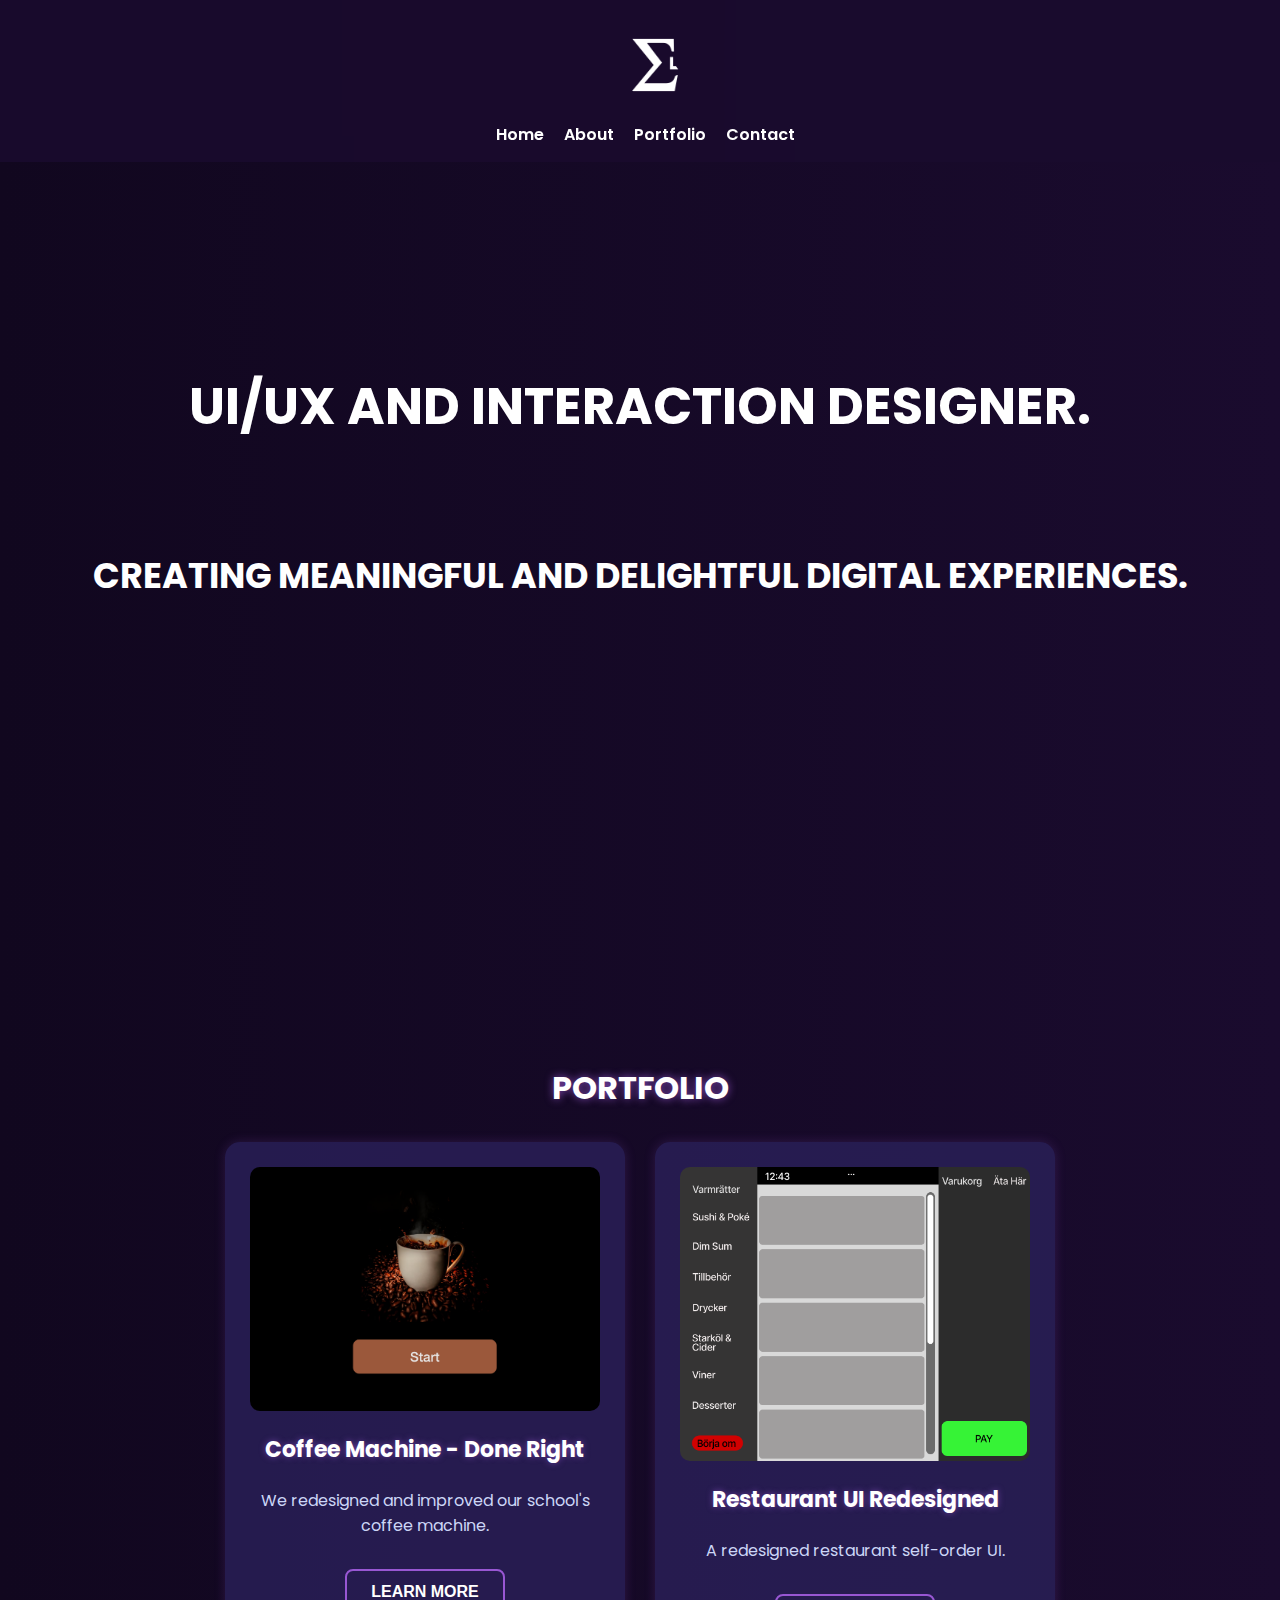
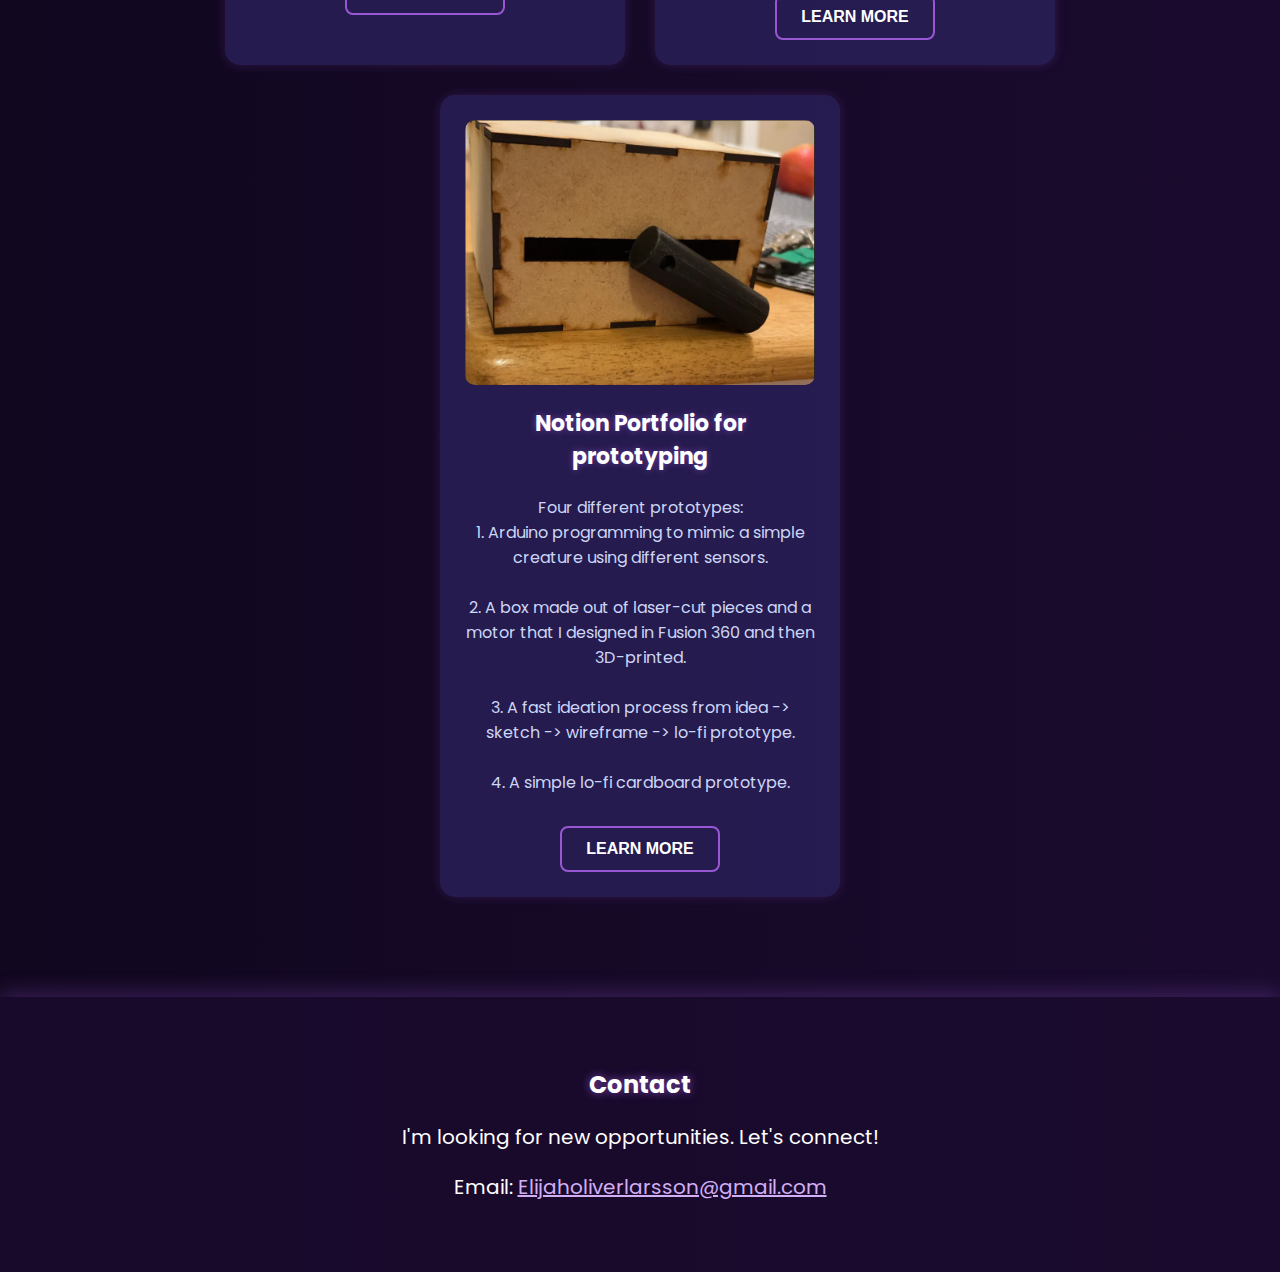
<file: index.html>
<!DOCTYPE html>
<html lang="en">

<head>
    <meta charset="UTF-8">
    <meta name="viewport" content="width=device-width, initial-scale=1.0">
    <title>Portfolio</title>
    <link rel="stylesheet" href="styles.css">
    <link href="https://fonts.googleapis.com/css2?family=Poppins:wght@300;400;600&display=swap" rel="stylesheet">
</head>

<body>

    <header class="header">
        <div class="logo">
            <img src="loggos.png" alt="Logo" height="100px" width="100px">
        </div>
        <nav class="nav">
            <ul>
                <li><a href="#home">Home</a></li>
                <li><a href="#about">About</a></li>
                <li><a href="#portfolio">Portfolio</a></li>
                <li><a href="#contact">Contact</a></li>
            </ul>
        </nav>

    </header>

    <section id="home" class="intro">
        <h1 class="wave-text">UI/UX and Interaction Designer.</h1>

        <script>
            document.addEventListener("DOMContentLoaded", function () {
                const text = document.querySelector(".wave-text");
                text.innerHTML = text.textContent
                    .split("")
                    .map((char, i) => `<span style="--i:${i}">${char === ' ' ? '&nbsp;' : char}</span>`)
                    .join("");
            });
        </script>


        <p>Creating meaningful and delightful digital experiences.</p>
    </section>

    <section id="about" class="about">
        <h2>About Me</h2>
        <p>I'm an Interaction Design student looking for internships to get real-life experiences. I love working with
            GUI, User Experience, Webdesign and User Research.
        </p>
    </section>

    <section id="portfolio" class="portfolio">
        <h2>Portfolio</h2>
        <div class="portfolio-grid">
            <div class="project">
                <img src="cof.png" alt="Project 1">
                <h3>Coffee Machine - Done Right</h3>
                <p>We redesigned and improved our school's coffee machine.</p>
                <a href="case1.html">
                    <button class="button">Learn More</button>
                </a>
            </div>
            <div class="project">
                <img src="yas.png" alt="Project 2">
                <h3>Restaurant UI Redesigned</h3>
                <p>A redesigned restaurant self-order UI.</p>
                <a href="case2.html">
                    <button class="button">Learn More</button>
                </a>
            </div>

         <div class="project">
                <img src="proto.png" alt="Project Portfolio Notion">
                <h3>Notion Portfolio for prototyping</h3>
                <p>Four different prototypes:
                    <br>1. Arduino programming to mimic a simple creature using different sensors.<br>
                    <br>2. A box made out of laser-cut pieces and a motor that I designed in Fusion 360 and then
                    3D-printed.<br>
                    <br>3. A fast ideation process from idea -> sketch -> wireframe -> lo-fi prototype.<br>
                    <br>4. A simple lo-fi cardboard prototype.<br>

                </p>
                <a href="https://swift-wilderness-b97.notion.site/MAP-IxD-Elijah-13d3fa8d596d80ee93a4dbe6de561295"
                    target="_blank">
                    <button class="button">Learn More</button> </a>
        </div>
    </section>

    <footer id="contact" class="contact">
        <h2>Contact</h2>
        <p>I'm looking for new opportunities. Let's connect!</p>
        <p>Email: <a href="mailto:Elijaholiverlarsson@gmail.com" class="contact-email">Elijaholiverlarsson@gmail.com</a>
        </p>
    </footer>

    <script>
        document.addEventListener("DOMContentLoaded", function () {
            let lastScrollY = window.scrollY;
            const header = document.querySelector(".header");

            window.addEventListener("scroll", () => {
                if (window.scrollY > lastScrollY) {
                    header.classList.add("scrolled");
                } else if (window.scrollY === 0) {
                    header.classList.remove("scrolled");
                }
                lastScrollY = window.scrollY;
            });
        });
    </script>

</body>

</html>
</file>
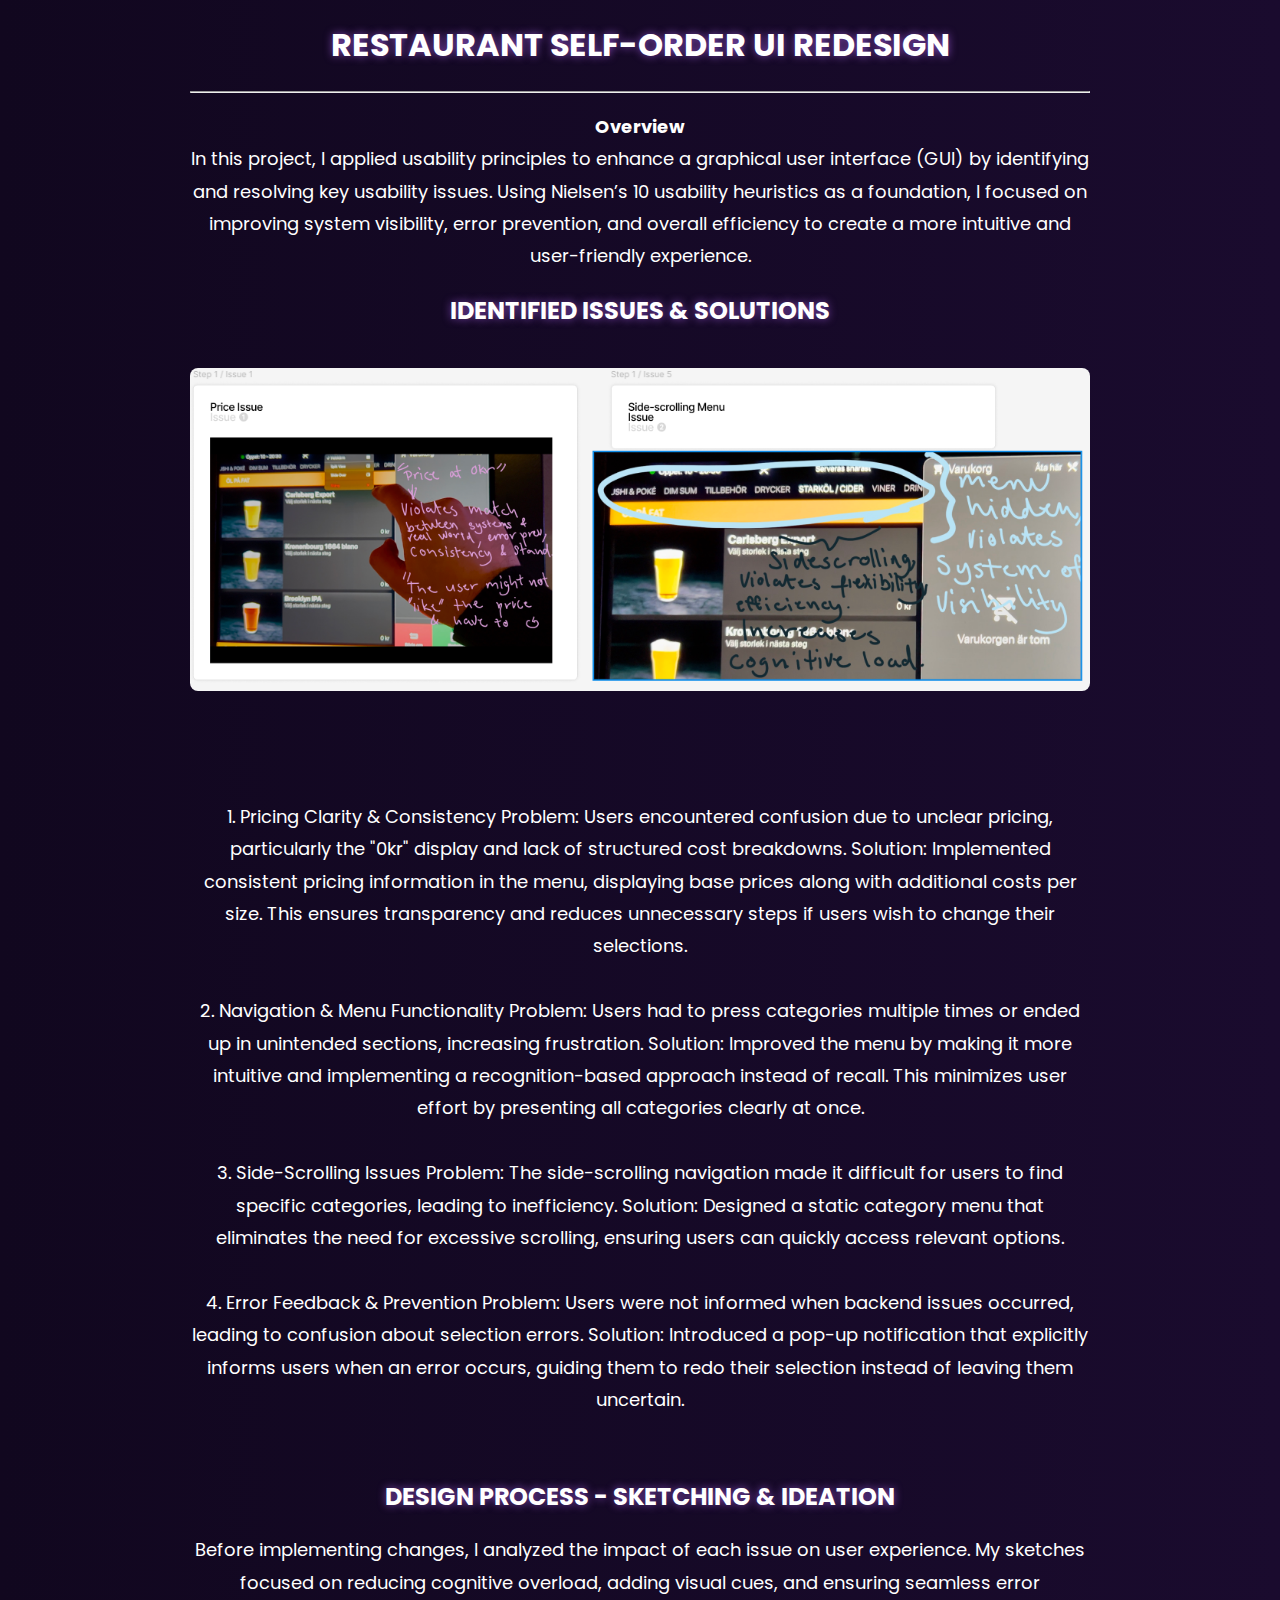
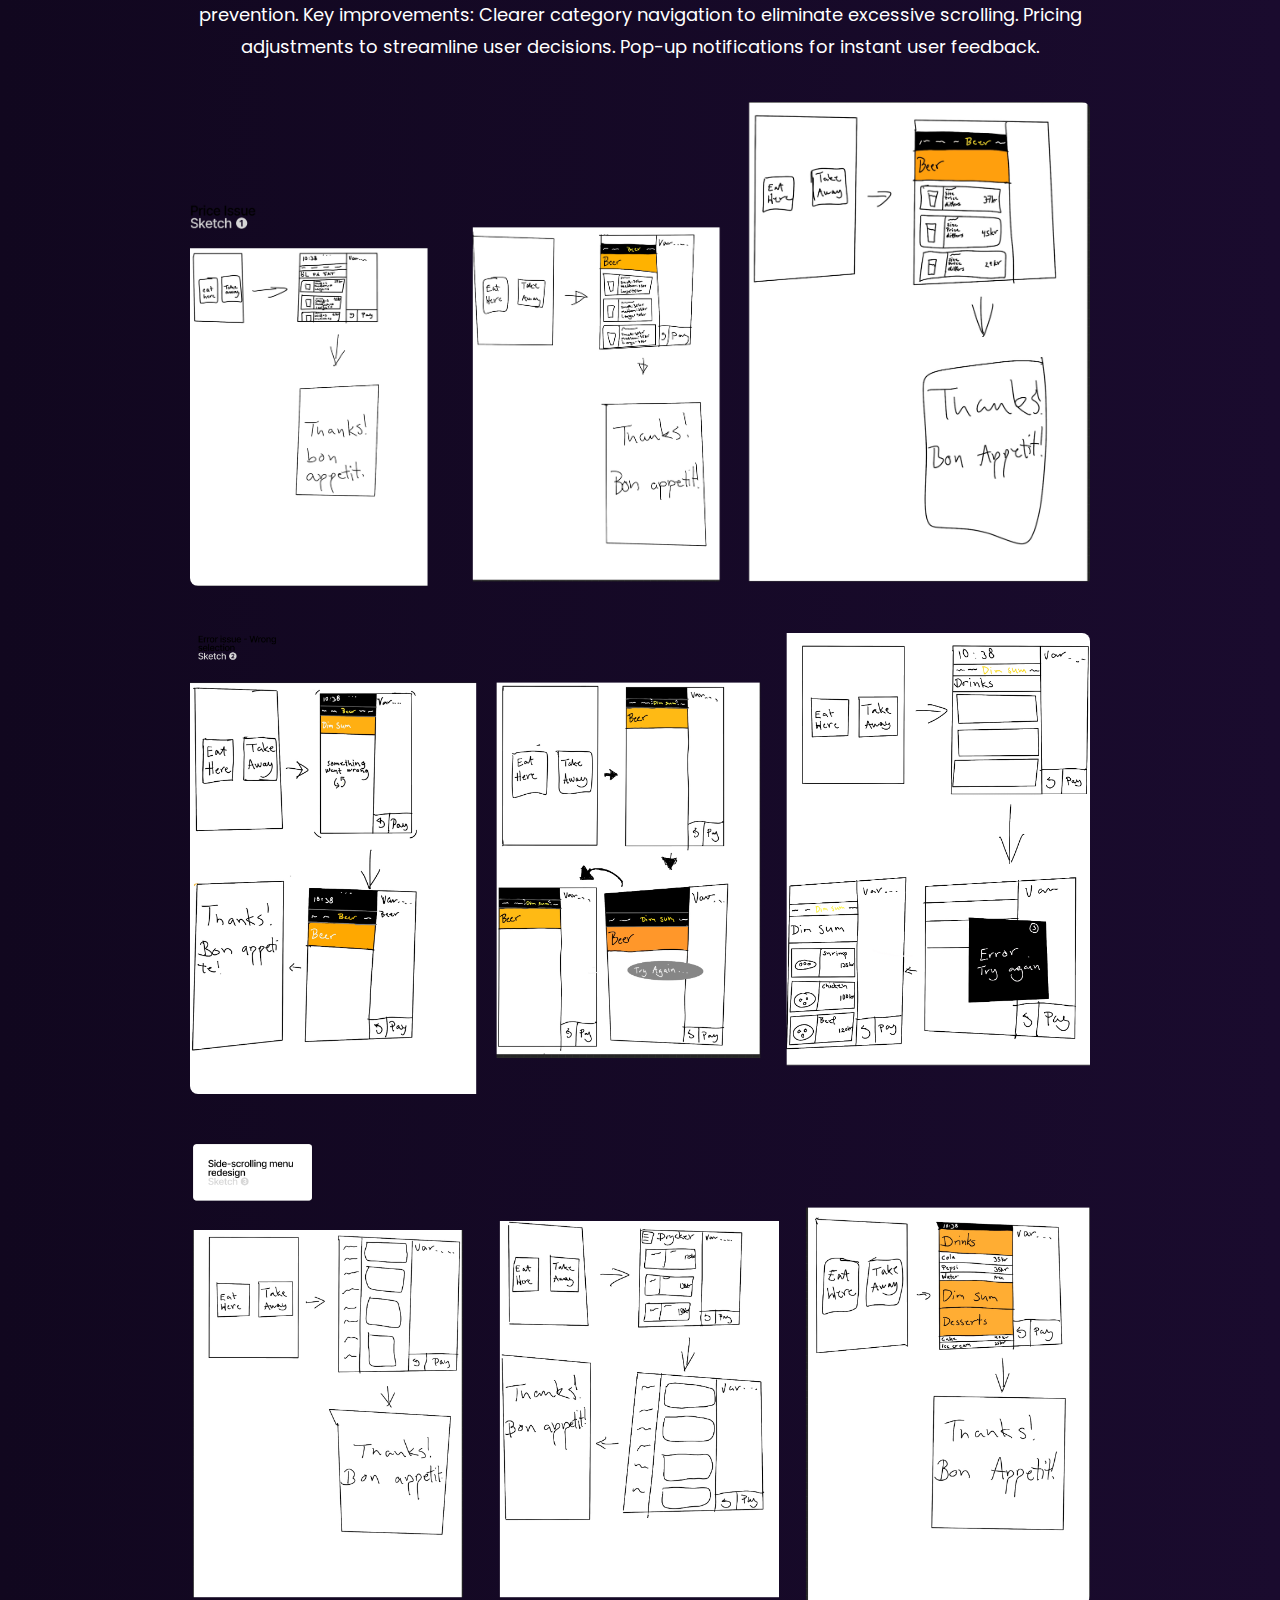
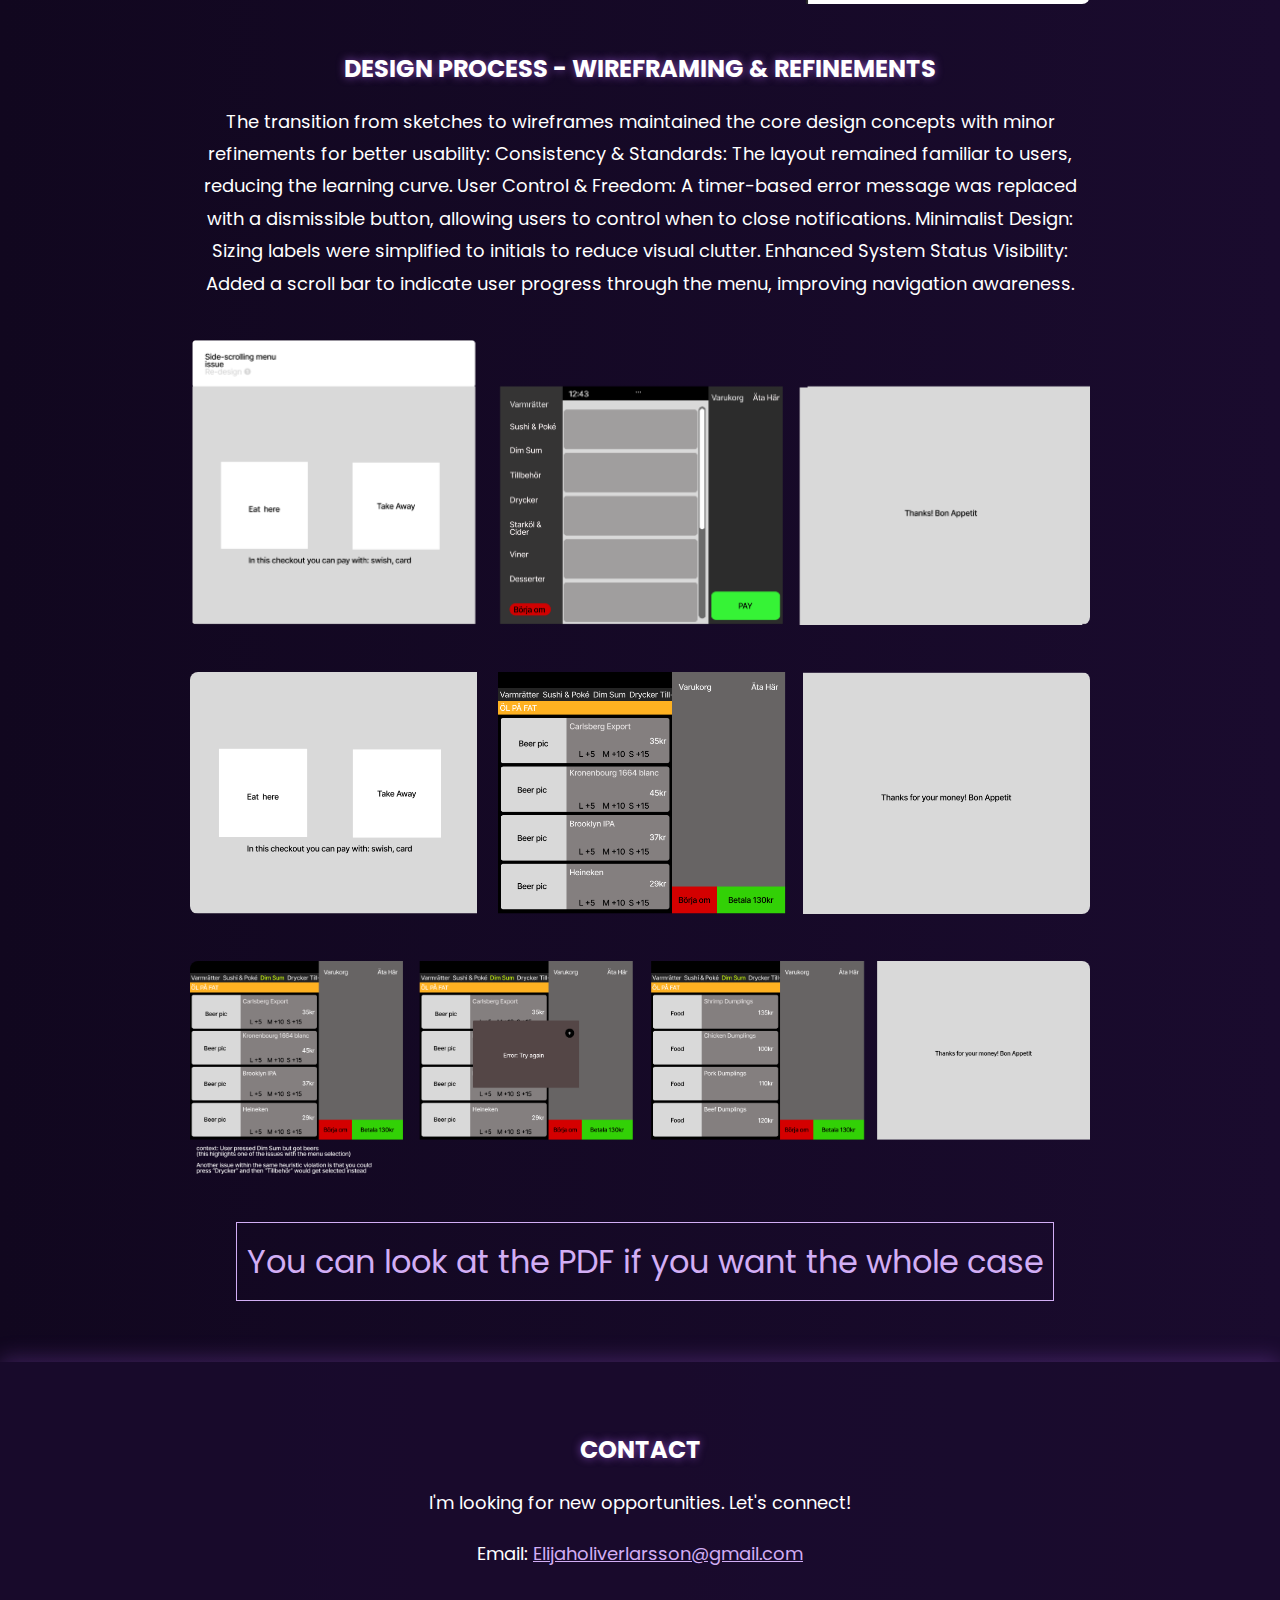
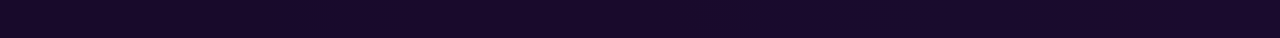
<file: case2.html>
<!DOCTYPE html>
<html lang="en">

<head>
    <meta charset="UTF-8">
    <meta name="viewport" content="width=device-width, initial-scale=1.0">
    <title>Case Study: Restaurant Self-order Redesign</title>
    <link rel="stylesheet" href="Casestylescase2.css">
    <link href="https://fonts.googleapis.com/css2?family=Poppins:wght@300;400;600&display=swap" rel="stylesheet">
</head>

<body>

    <header class="header">
          <a href="index.html">
            <div class="logo">
                <img src="loggos.png" alt="Logo" height="100px" width="100px">
            </div>
        </a>
        <nav class="nav">
            <ul>
                <li><a href="index.html">Home</a></li>
            </ul>
        </nav>
    </header>

    <main class="container">
        <section class="intro">
            <h1>Restaurant Self-order UI Redesign</h1>
            <hr>
            <p><b>Overview</b><br>
                In this project, I applied usability principles to enhance a graphical user interface (GUI) by
                identifying and resolving key usability issues. Using Nielsen’s 10 usability heuristics as a foundation,
                I focused on improving system visibility, error prevention, and overall efficiency to create a more
                intuitive and user-friendly experience.
            </p>

        </section>

        <section class="sketches">
            <h2>Identified Issues & Solutions</h2>
            <img src="okel.png" alt="Whole redesign" onclick="openLightbox(this)">
            <p>
                <br><br>
                1. Pricing Clarity & Consistency

                Problem: Users encountered confusion due to unclear pricing, particularly the "0kr" display and lack of
                structured cost breakdowns.

                Solution: Implemented consistent pricing information in the menu, displaying base prices along with
                additional costs per size. This ensures transparency and reduces unnecessary steps if users wish to
                change their selections.
                <br><br>

                2. Navigation & Menu Functionality

                Problem: Users had to press categories multiple times or ended up in unintended sections, increasing
                frustration.

                Solution: Improved the menu by making it more intuitive and implementing a recognition-based approach
                instead of recall. This minimizes user effort by presenting all categories clearly at once.
                <br><br>
                3. Side-Scrolling Issues

                Problem: The side-scrolling navigation made it difficult for users to find specific categories, leading
                to inefficiency.

                Solution: Designed a static category menu that eliminates the need for excessive scrolling, ensuring
                users can quickly access relevant options.
                <br><br>
                4. Error Feedback & Prevention

                Problem: Users were not informed when backend issues occurred, leading to confusion about selection
                errors.

                Solution: Introduced a pop-up notification that explicitly informs users when an error occurs, guiding
                them to redo their selection instead of leaving them uncertain.
            </p>
            <br>

        </section>

        <section class="interaction-principles">
            <h2>Design Process - Sketching & Ideation</h2>
            <p>
                Before implementing changes, I analyzed the impact of each issue on user experience. My sketches focused
                on reducing cognitive overload, adding visual cues, and ensuring seamless error prevention.

                Key improvements:

                Clearer category navigation to eliminate excessive scrolling.

                Pricing adjustments to streamline user decisions.

                Pop-up notifications for instant user feedback.
            </p>
        </section>

        <img src="restaurantsketch.png" alt="Sketch Details" onclick="openLightbox(this)">
        <img src="restaurantsketch2.png" alt="Sketch Details" onclick="openLightbox(this)">
        <img src="restaurantsketch3.png" alt="Sketch Details" onclick="openLightbox(this)">
        <section class="interaction-principles">
            <p>
            <section class="interaction-principles">
                <h2>Design Process - Wireframing & Refinements</h2>
                <p>


                    The transition from sketches to wireframes maintained the core design concepts with minor
                    refinements for better usability:

                    Consistency & Standards: The layout remained familiar to users, reducing the learning curve.

                    User Control & Freedom: A timer-based error message was replaced with a dismissible button, allowing
                    users to control when to close notifications.

                    Minimalist Design: Sizing labels were simplified to initials to reduce visual clutter.

                    Enhanced System Status Visibility: Added a scroll bar to indicate user progress through the menu,
                    improving navigation awareness.
                </p>
                <img src="scrolling.png" alt="Sketch Details" onclick="openLightbox(this)">
                <img src="redesign.png" alt="Sketch Details" onclick="openLightbox(this)">
                <img src="redesign2.png" alt="Sketch Details" onclick="openLightbox(this)">

                <a href="case2.pdf" target="_blank">
                    <p class="pdf"> You can look at the PDF if you want the whole case</p>
                </a>

    </main>
                
    <footer class="contact">
        <h2>Contact</h2>
        <p>I'm looking for new opportunities. Let's connect!</p>
        <p>Email: <a href="mailto:Elijaholiverlarsson@gmail.com" class="contact-email">Elijaholiverlarsson@gmail.com</a>
        </p>
    </footer>

    <div id="lightbox" class="lightbox" onclick="closeLightbox()">
        <span class="close">&times;</span>
        <img id="lightbox-img">
    </div>

    <script>
  
        function openLightbox(imgElement) {
            const lightbox = document.getElementById("lightbox");
            const lightboxImg = document.getElementById("lightbox-img");

            lightbox.style.display = "flex";
            lightboxImg.src = imgElement.src;
        }

        function closeLightbox() {
            document.getElementById("lightbox").style.display = "none";
        }

      
        document.addEventListener("DOMContentLoaded", function () {
            const header = document.querySelector(".header");
            let scrolling;

            window.addEventListener("scroll", () => {
                clearTimeout(scrolling);

                if (window.scrollY > 50) {
                    header.classList.add("scrolled");
                }

                scrolling = setTimeout(() => {
                    header.classList.remove("scrolled");
                }, 1500);
            });
        });
    </script>

</body>

</html>
</file>
<file: styles.css>
body {
    font-family: 'Poppins', sans-serif;
    margin: 0;
    padding: 0;
    background: linear-gradient(to right, #11071F, #1A0B2E);
    color: #FFFFFF;
}

.header {
    position: fixed;
    width: 100%;
    top: -80px;
    transition: top 0.5s ease-in-out, opacity 0.5s;
    background: rgba(26, 11, 46, 0.9);
    padding: 15px;
    text-align: center;
    z-index: 1000;
    backdrop-filter: blur(10px);
    opacity: 0;
}

.header:hover {
    top: 0;
    opacity: 1;
}

.header.scrolled {
    top: 0;
    opacity: 1;
}

.nav ul {
    list-style: none;
    padding: 0;
    margin: 0;
    display: inline-flex;
    text-align: center;
}

.nav li {
    margin-right: 20px;
}

.nav a {
    text-decoration: none;
    color: #ffffff;
    font-weight: 600;
    transition: color 0.3s ease;
}

.nav a:hover {
    color: #6726a3;
}

body {
    padding-top: 100px;
}




.intro {
    text-align: center;
    margin: 120px 0 50px;
    margin-top: 200px;
    font-size: 35px;
    font-weight: 700;
    text-transform: uppercase;
    animation: fadeIn 1.2s ease-in-out;
}


.about {
    text-align: center;
    padding: 50px;
    font-size: 22px;
    max-width: 800px;
    margin: auto;
    opacity: 0;
    transform: translateY(20px);
    animation: fadeInUp 1s ease-in-out forwards;
}


.portfolio {
    padding: 60px 40px;
    text-align: center;
}

.portfolio h2 {
    font-size: 32px;
    text-transform: uppercase;
    text-shadow: 0px 0px 8px rgba(152, 87, 211, 0.8);
}

.portfolio-grid {
    display: flex;
    flex-wrap: wrap;
    justify-content: center;
    gap: 30px;
    margin-top: 30px;
}

.project {
    background: rgba(43, 33, 90, 0.8);
    padding: 25px;
    border-radius: 15px;
    max-width: 350px;
    text-align: center;
    transition: transform 0.3s ease-in-out, box-shadow 0.3s ease-in-out;
    box-shadow: 0px 0px 12px rgba(152, 87, 211, 0.2);
}

.project:hover {
    transform: translateY(-10px);
    box-shadow: 0px 0px 20px rgba(152, 87, 211, 0.8);
}

.project img {
    width: 100%;
    border-radius: 10px;
}

.project h3 {
    margin-top: 15px;
    font-size: 22px;
    text-shadow: 0px 0px 6px rgba(152, 87, 211, 0.6);
}

.project p {
    font-size: 16px;
    color: #CCD6F6;
}


button {
    background-color: transparent;
    color: white;
    border: 2px solid #9857D3;
    padding: 12px 24px;
    border-radius: 8px;
    cursor: pointer;
    font-size: 16px;
    margin-top: 15px;
    transition: all 0.3s ease-in-out;
    font-weight: 600;
    text-transform: uppercase;
}

button:hover {
    background-color: #6726a3;
    color: black;
    box-shadow: 0px 0px 15px rgba(152, 87, 211, 0.8);
}


.contact {
    text-align: center;
    padding: 50px;
    background: rgba(26, 11, 46, 0.8);
    margin-top: 40px;
    box-shadow: 0px -4px 20px rgba(152, 87, 211, 0.3);
}

.contact h2 {
    text-shadow: 0px 0px 8px rgba(152, 87, 211, 0.8);
}

.contact p {
    font-size: 20px;
}

.contact-email {
    color: rgb(210, 174, 245);
}


@media (max-width: 768px) {
    .nav {
        flex-direction: column;
        gap: 12px;
    }

    .portfolio-grid {
        flex-direction: column;
    }

    .project {
        max-width: 90%;
    }

    .intro {
        font-size: 28px;
    }
}

@keyframes fadeIn {
    from {
        opacity: 0;
        transform: translateY(-20px);
    }

    to {
        opacity: 1;
        transform: translateY(0);
    }
}

@keyframes fadeInUp {
    from {
        opacity: 0;
        transform: translateY(20px);
    }

    to {
        opacity: 1;
        transform: translateY(0);
    }
}

.wave-text {
    display: inline-block;
    white-space: nowrap;
    overflow: hidden;
    /* Hide overflow content */
    width: 100%;
}

.wave-text span {
    display: inline-block;
    font-size: 4vw;
    animation: wave 1.5s ease-in-out infinite;
    animation-delay: calc(0.1s * var(--i));
}

@keyframes wave {

    0%,
    100% {
        transform: translateY(0);
    }

    50% {
        transform: translateY(-20px);
    }
}

@media (max-width: 768px) {
    .wave-text span {
        font-size: 21px;


    }
}
</file>
<file: Casestylescase2.css>
:root {
    --primary-color: #9857D3;
    --background-color: linear-gradient(to right, #11071F, #1A0B2E);
}

body {
    font-family: 'Poppins', sans-serif;
    margin: 0;
    padding: 0;
    background: linear-gradient(to right, #11071F, #1A0B2E);
    color: #FFFFFF;
    scroll-behavior: smooth;
}

.header {
    position: fixed;
    width: 100%;
    top: -80px;
    transition: top 0.5s ease-in-out, opacity 0.5s;
    background: rgba(26, 11, 46, 0.3);
    padding: 15px 0;
    text-align: center;
    z-index: 1000;
    backdrop-filter: blur(15px);
    opacity: 0;
    border-bottom: 1px solid rgba(255, 255, 255, 0.2);
    box-shadow: 0px 4px 10px rgba(0, 0, 0, 0.2);
}

.scrolled {
    top: 0 !important;
    opacity: 1 !important;
}

.lightbox {
    display: none;
    position: fixed;
    top: 0;
    left: 0;
    width: 100%;
    height: 100%;
    background: rgba(0, 0, 0, 0.8);
    backdrop-filter: blur(5px);
    justify-content: center;
    align-items: center;
    z-index: 2000;
}

.nav {
    display: flex;
    justify-content: center;
    align-items: center;
    gap: 40px;
    padding: 0;
    margin: 0;
}

.nav ul {
    list-style: none;
    padding: 0;
    margin: 0;
    display: flex;
    gap: 20px;
}

.nav a {
    color: white;
    text-decoration: none;
    font-weight: 600;
    font-size: 18px;
    text-transform: uppercase;
    letter-spacing: 1px;
    padding: 10px 15px;
    transition: all 0.3s ease-in-out;
    position: relative;
}

.nav a::after {
    content: "";
    position: absolute;
    width: 0;
    height: 2px;
    bottom: 0;
    left: 50%;
    background: #9857D3;
    transition: width 0.3s ease-in-out, left 0.3s ease-in-out;
    color: #9857D3;
    font-weight: 700;
    text-shadow: 0px 0px 10px rgba(152, 87, 211, 0.6);
}

.nav a:hover::after {
    width: 100%;
    left: 0;
}

.nav a:hover {
    color: #9857D3;
    transform: translateY(-2px);
}

.nav a:focus {
    outline: 2px solid var(--primary-color);
    outline-offset: 3px;
}

.button {
    background-color: transparent;
    color: white;
    border: 2px solid var(--primary-color);
    padding: 12px 20px;
    border-radius: 8px;
    cursor: pointer;
    font-size: 16px;
    font-weight: 600;
    text-transform: uppercase;
    transition: all 0.3s ease-in-out;
    display: inline-block;
    text-align: center;
}

.button:hover {
    background-color: var(--primary-color);
    box-shadow: 0px 0px 15px rgba(152, 87, 211, 0.8);
}

button:focus {
    outline: 3px solid var(--primary-color);
    outline-offset: 3px;
}

.nav li {
    list-style: none;
}

@media (max-width: 768px) {
    .nav {
        flex-direction: column;
        gap: 15px;
        padding: 10px;
    }

    .nav a {
        font-size: 16px;
    }
}

.container {
    max-width: 900px;
    margin: auto;
    text-align: center;
}

h1,
h2 {
    text-transform: uppercase;
    text-shadow: 0px 0px 8px rgba(152, 87, 211, 0.8);
    animation: fadeInUp 1.2s ease-in-out;
}

p {
    font-size: 18px;
    line-height: 1.8;
    animation: fadeIn 1.2s ease-in-out;
}

img {
    width: 100%;
    border-radius: 8px;
    margin: 20px 0;
    transition: transform 0.3s ease-in-out, box-shadow 0.3s ease-in-out;
}

img:hover {
    transform: scale(1.05);
    box-shadow: 0px 0px 15px rgba(152, 87, 211, 0.4);
}

button {
    background-color: transparent;
    color: white;
    border: 2px solid #9857D3;
    padding: 12px 24px;
    border-radius: 8px;
    cursor: pointer;
    font-size: 16px;
    font-weight: 600;
    text-transform: uppercase;
    transition: all 0.3s ease-in-out;
}

button:hover {
    background-color: #6726a3;
    color: black;
    box-shadow: 0px 0px 15px rgba(152, 87, 211, 0.8);
}

.contact {
    text-align: center;
    padding: 50px;
    background: rgba(26, 11, 46, 0.8);
    margin-top: 40px;
    box-shadow: 0px -4px 20px rgba(152, 87, 211, 0.3);
}

@media (max-width: 768px) {
    .nav {
        flex-direction: column;
        gap: 12px;
    }

    .container {
        padding: 100px 20px;
    }

    p {
        font-size: 16px;
    }
}

@keyframes fadeIn {
    from {
        opacity: 0;
        transform: translateY(-20px);
    }

    to {
        opacity: 1;
        transform: translateY(0);
    }
}

@keyframes fadeInUp {
    from {
        opacity: 0;
        transform: translateY(20px);
    }

    to {
        opacity: 1;
        transform: translateY(0);
    }
}

.contact-email {
    color: rgb(210, 174, 245);
}

.logo {
    width: 100px;
    height: 100px;
    display: inline-block
}

.pdf {
    display: inline-block;
    font-size: 2em;
    color: rgb(210, 174, 245);
    margin-left: 10px;
    outline-offset: 10px;
    outline: thin solid rgb(210, 174, 245);
}

.pdf:hover {
    color: rgb(152, 87, 211);

}
</file>
